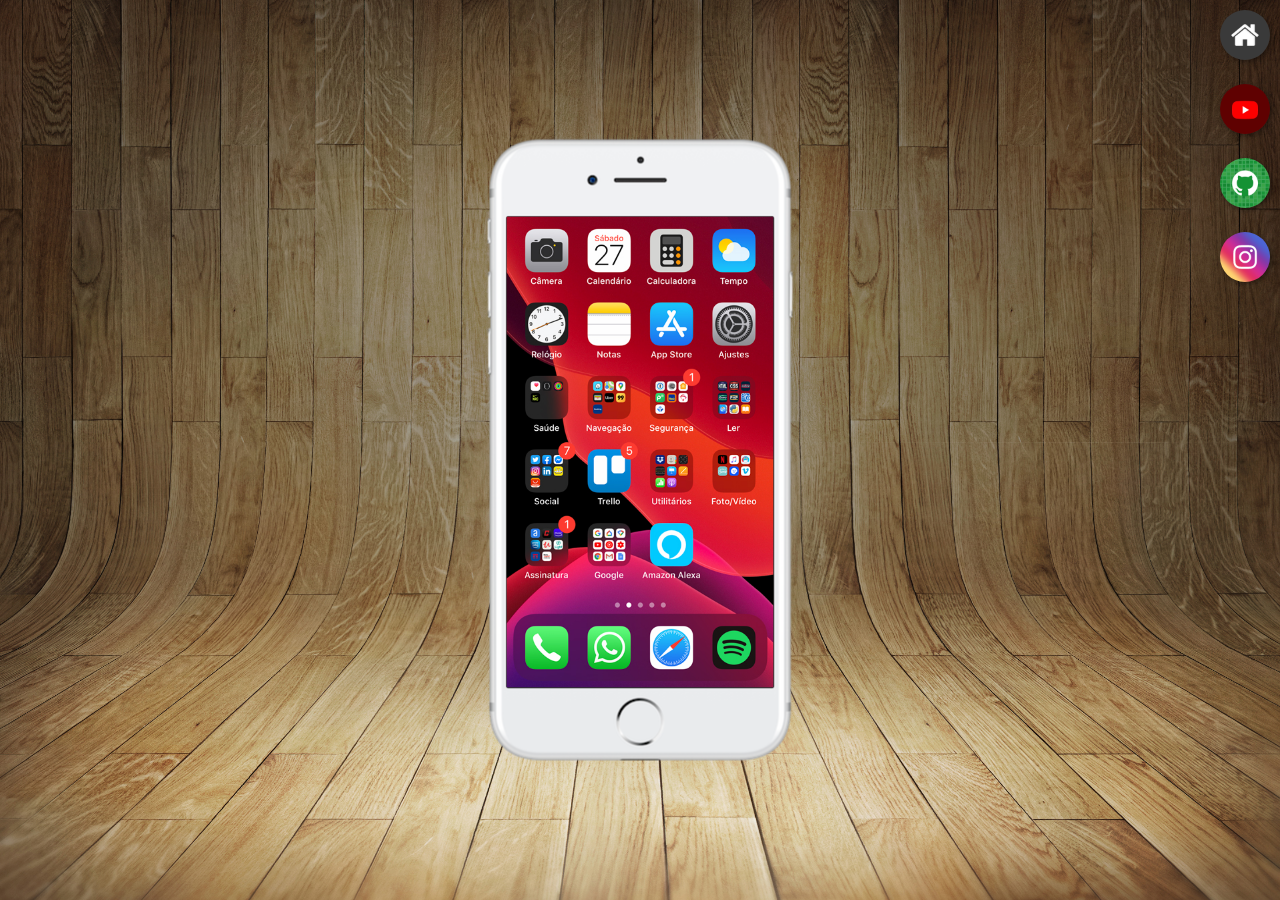
<file: index.html>
<!DOCTYPE html>
<html lang="pt-br">
<head>
    <meta charset="UTF-8">
    <meta http-equiv="X-UA-Compatible" content="IE=edge">
    <meta name="viewport" content="width=device-width, initial-scale=1.0">
    <link rel="shortcut icon" href="favicon.ico" type="image/x-icon">
    <link rel="stylesheet" href="styles/style.css">
    <title>Projeto Redes Sociais</title>
    
</head>
<body>
    <main>
        <section id="phone">
            <iframe src="home.html" name="screen" id="screen" frameborder="0"></iframe>
        </section>
        <section id="social-media">
            <a href="home.html" target="screen" id="home">
                <img src="images/logo-home.jpg" alt="Logo home" class="button">
            </a> <br>
            <a href="youtube.html" target="screen" id="youtube">
                <img src="images/logo-youtube.jpg" alt="Logo do YouTube" class="button">
            </a> <br>
            <a href="github.html" target="screen" id="github">
                <img src="images/logo-github.jpg" alt="Logo do GitHub" class="button">
            </a> <br>
            <a href="instagram.html" target="screen" id="instagram">
                <img src="images/logo-instagram.jpg" alt="Logo do Instagram" class="button">
            </a> <br>
        </section>
    </main>
</body>
</html>
</file>
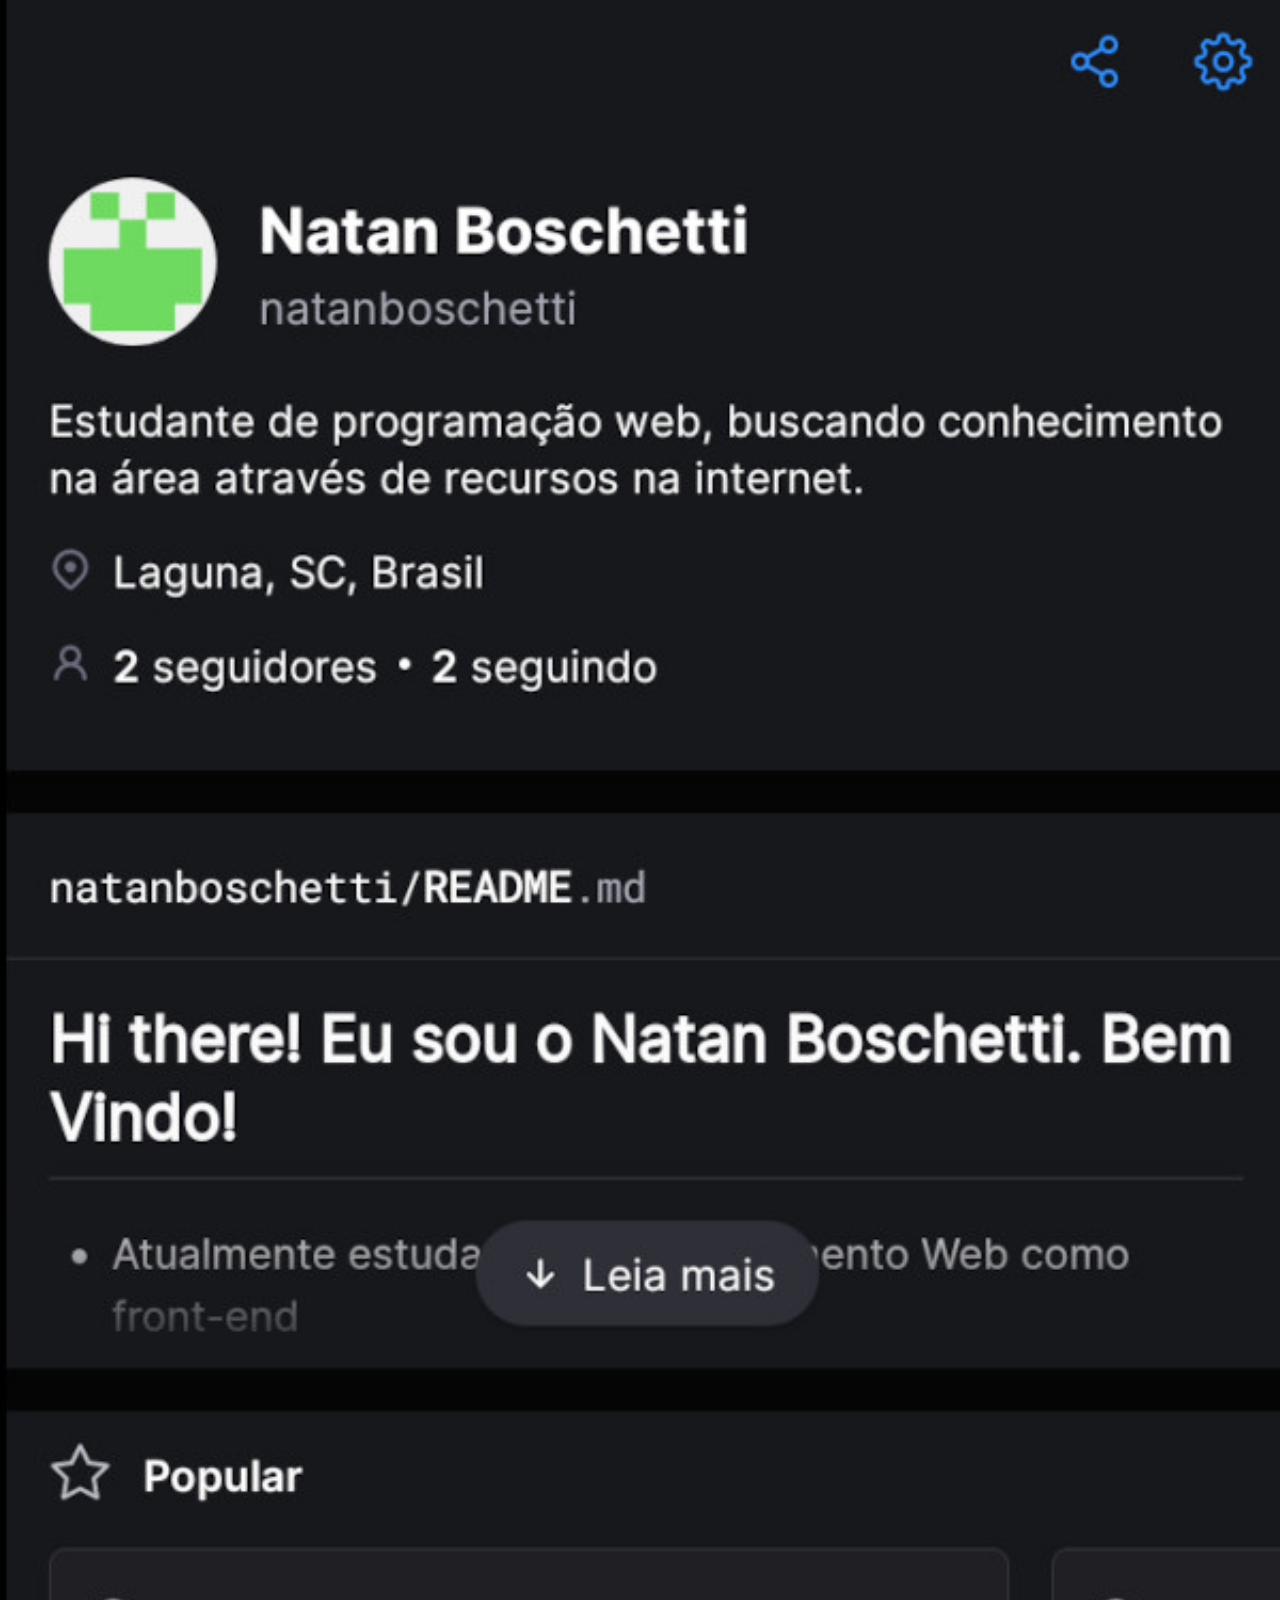
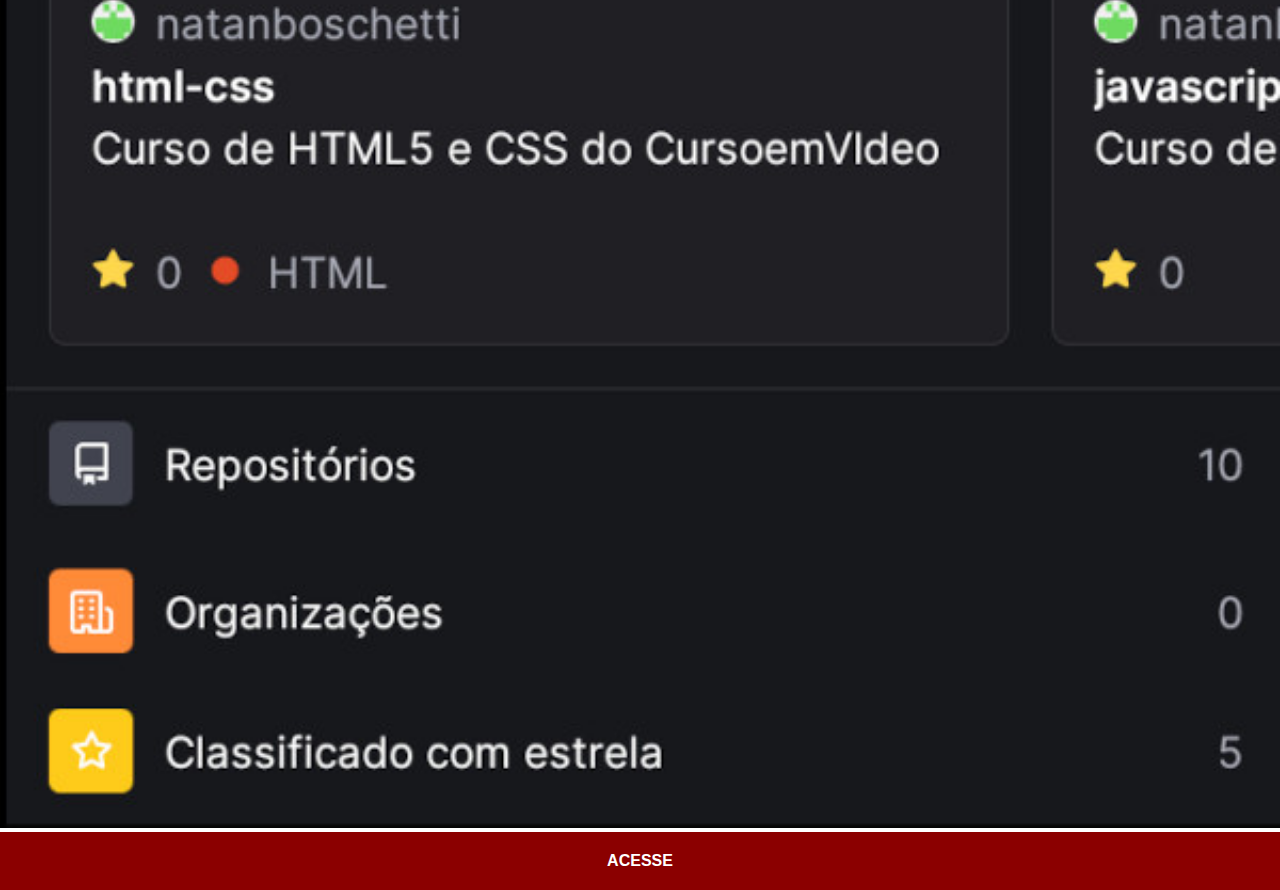
<file: github.html>
<!DOCTYPE html>
<html lang="pt-br">
<head>
    <meta charset="UTF-8">
    <meta http-equiv="X-UA-Compatible" content="IE=edge">
    <meta name="viewport" content="width=device-width, initial-scale=1.0">
    <link rel="stylesheet" href="styles/social.css">
    <title>GitHub</title>
</head>

<body>
    <img src="images/github-screen.jpg" alt="Página de Perfil do GitHub">
    <a href="https://github.com/natanboschetti" target="_blank">ACESSE</a>
</body>

</html>
</file>
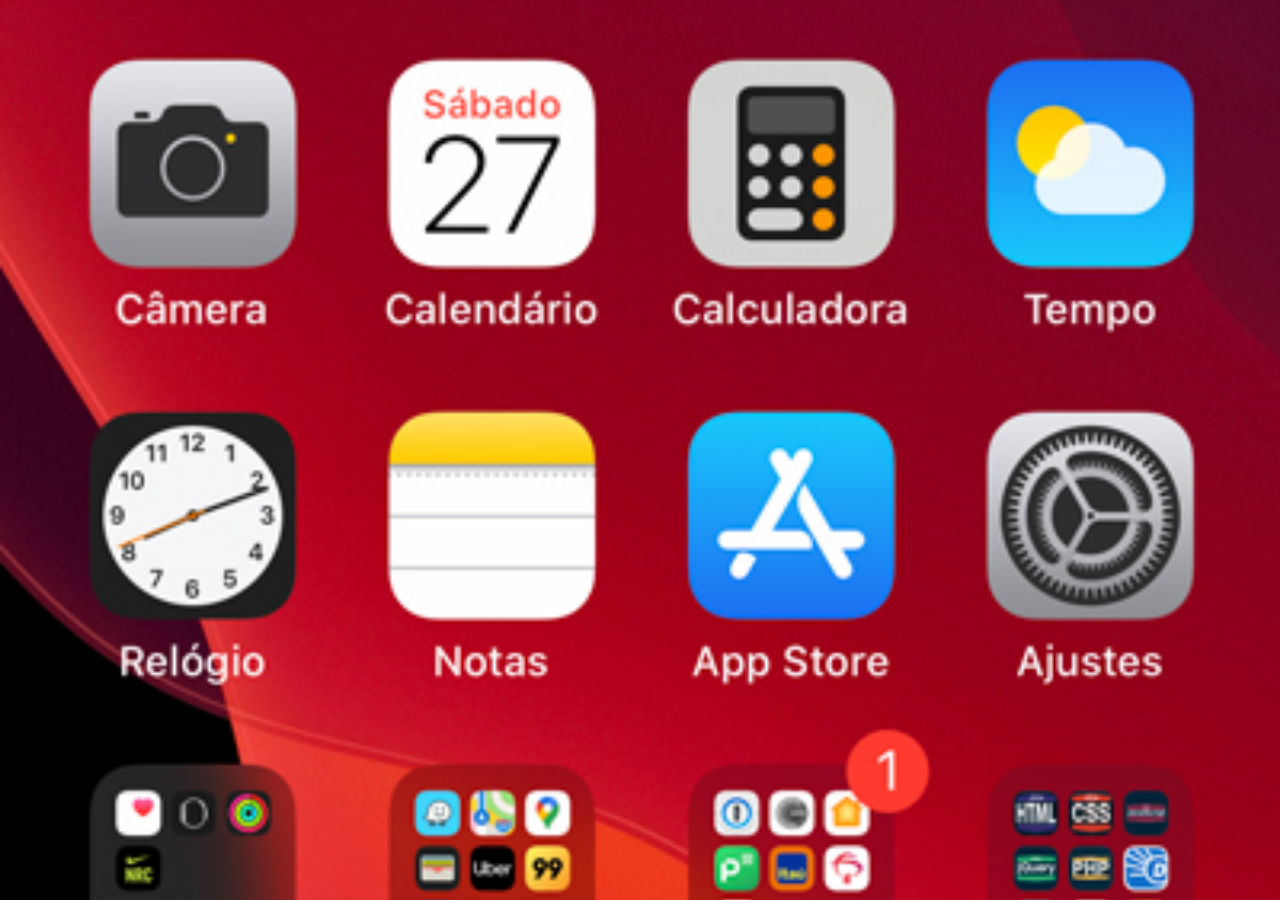
<file: home.html>
<!DOCTYPE html>
<html lang="pt-br">
<head>
    <meta charset="UTF-8">
    <meta http-equiv="X-UA-Compatible" content="IE=edge">
    <meta name="viewport" content="width=device-width, initial-scale=1.0">
    <title>Home</title>
    <style>
        * {
            margin: 0px;
            padding: 0px;
        }

        body {
            height: 100vh;
            width: 100vw;
            background: black url('images/tela-home.jpg') no-repeat top center;
            background-size: cover;
        }
    </style>
</head>
<body>
    
</body>
</html>
</file>
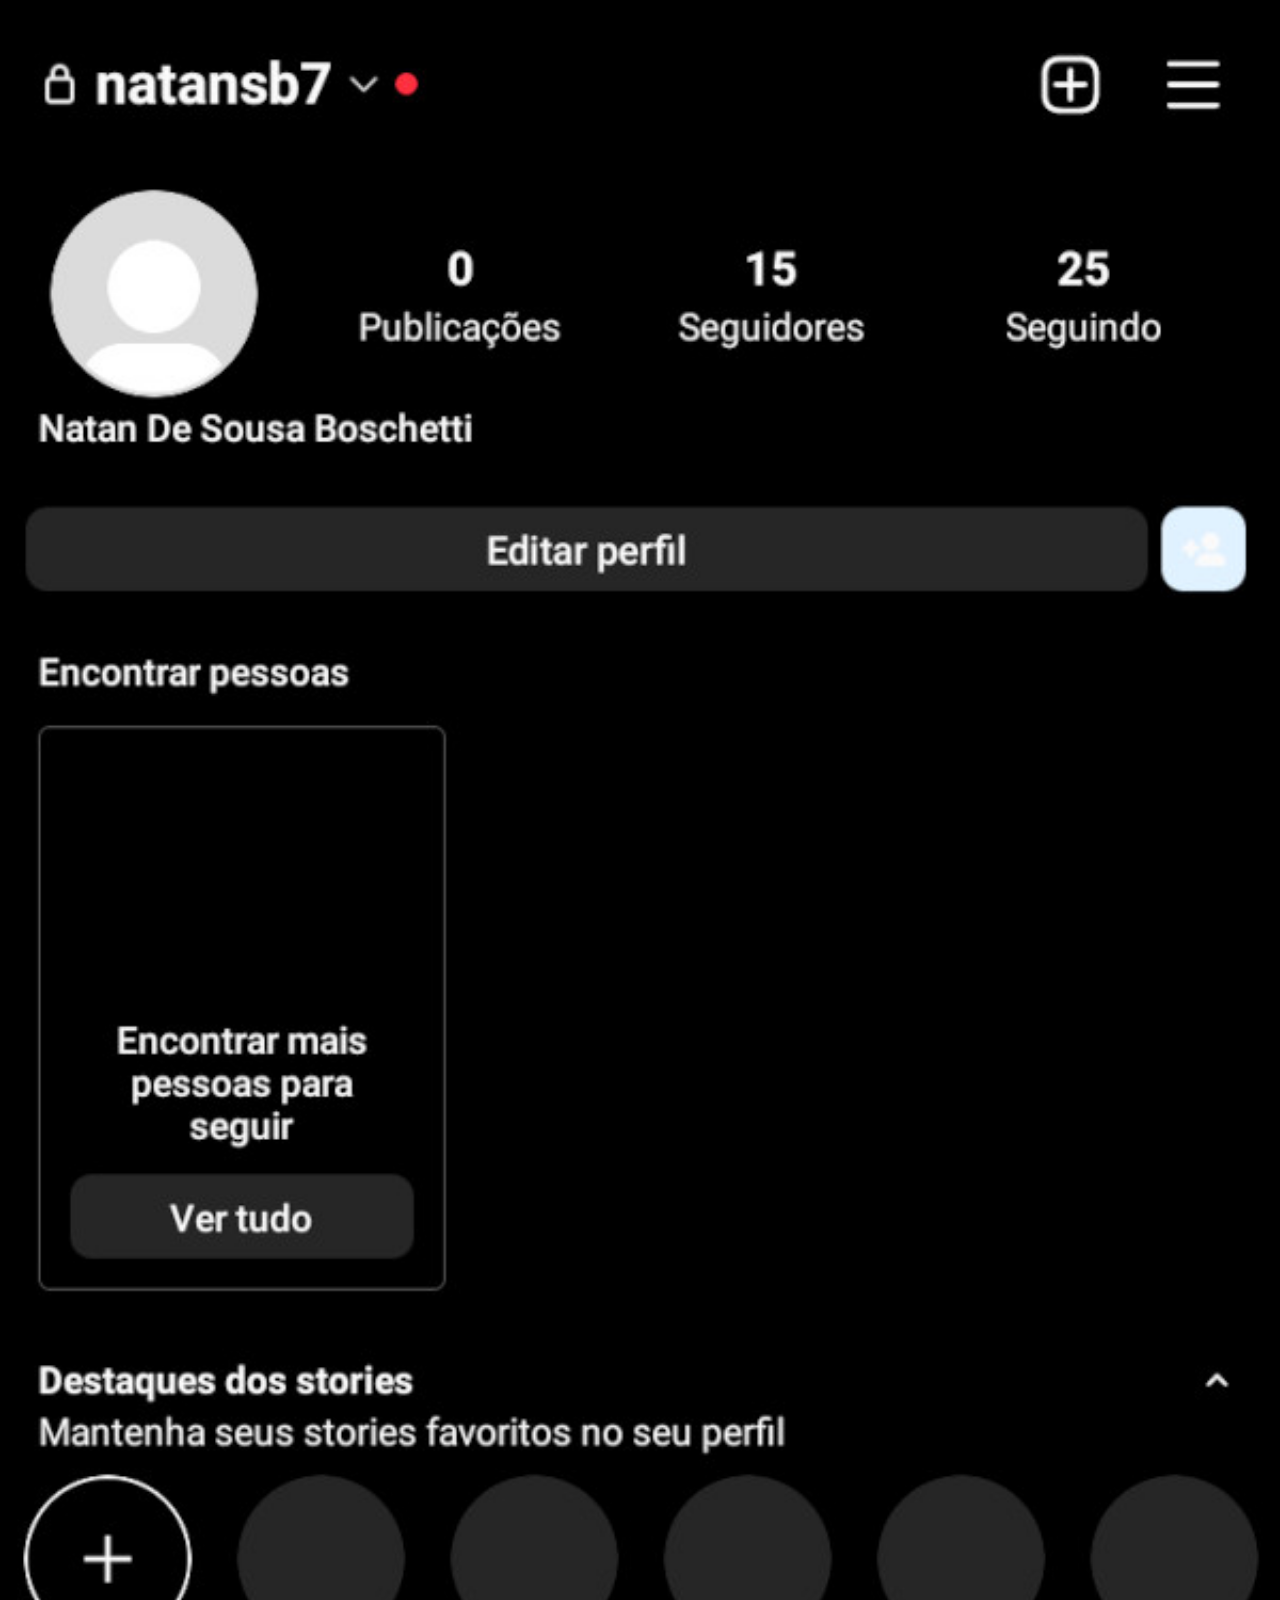
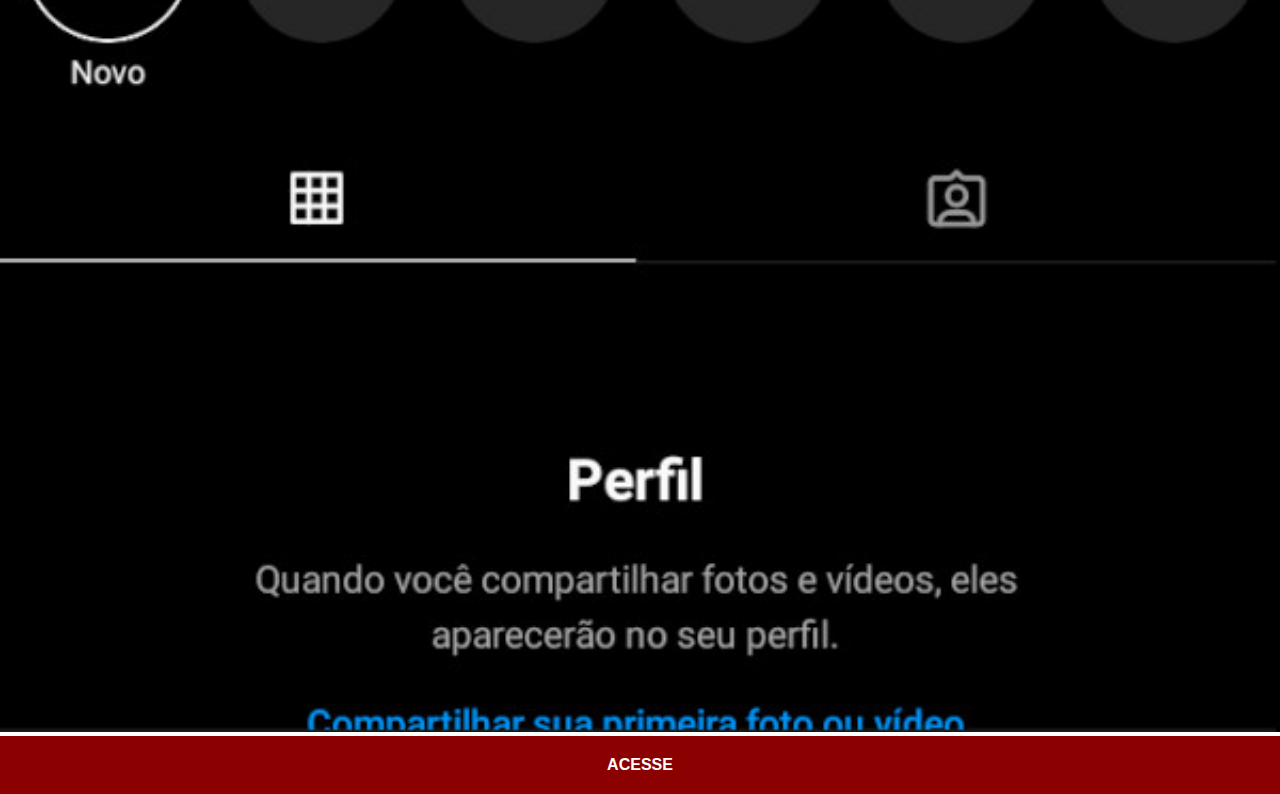
<file: instagram.html>
<!DOCTYPE html>
<html lang="pt-br">
<head>
    <meta charset="UTF-8">
    <meta http-equiv="X-UA-Compatible" content="IE=edge">
    <meta name="viewport" content="width=device-width, initial-scale=1.0">
    <link rel="stylesheet" href="styles/social.css">
    <title>Instagram</title>
</head>
<body>
    <img src="images/instagram-screen.jpg" alt="Página de perfil do Instagram">
    <a href="https://www.instagram.com/natansb7/" target="_blank">ACESSE</a>
</body>
</html>
</file>
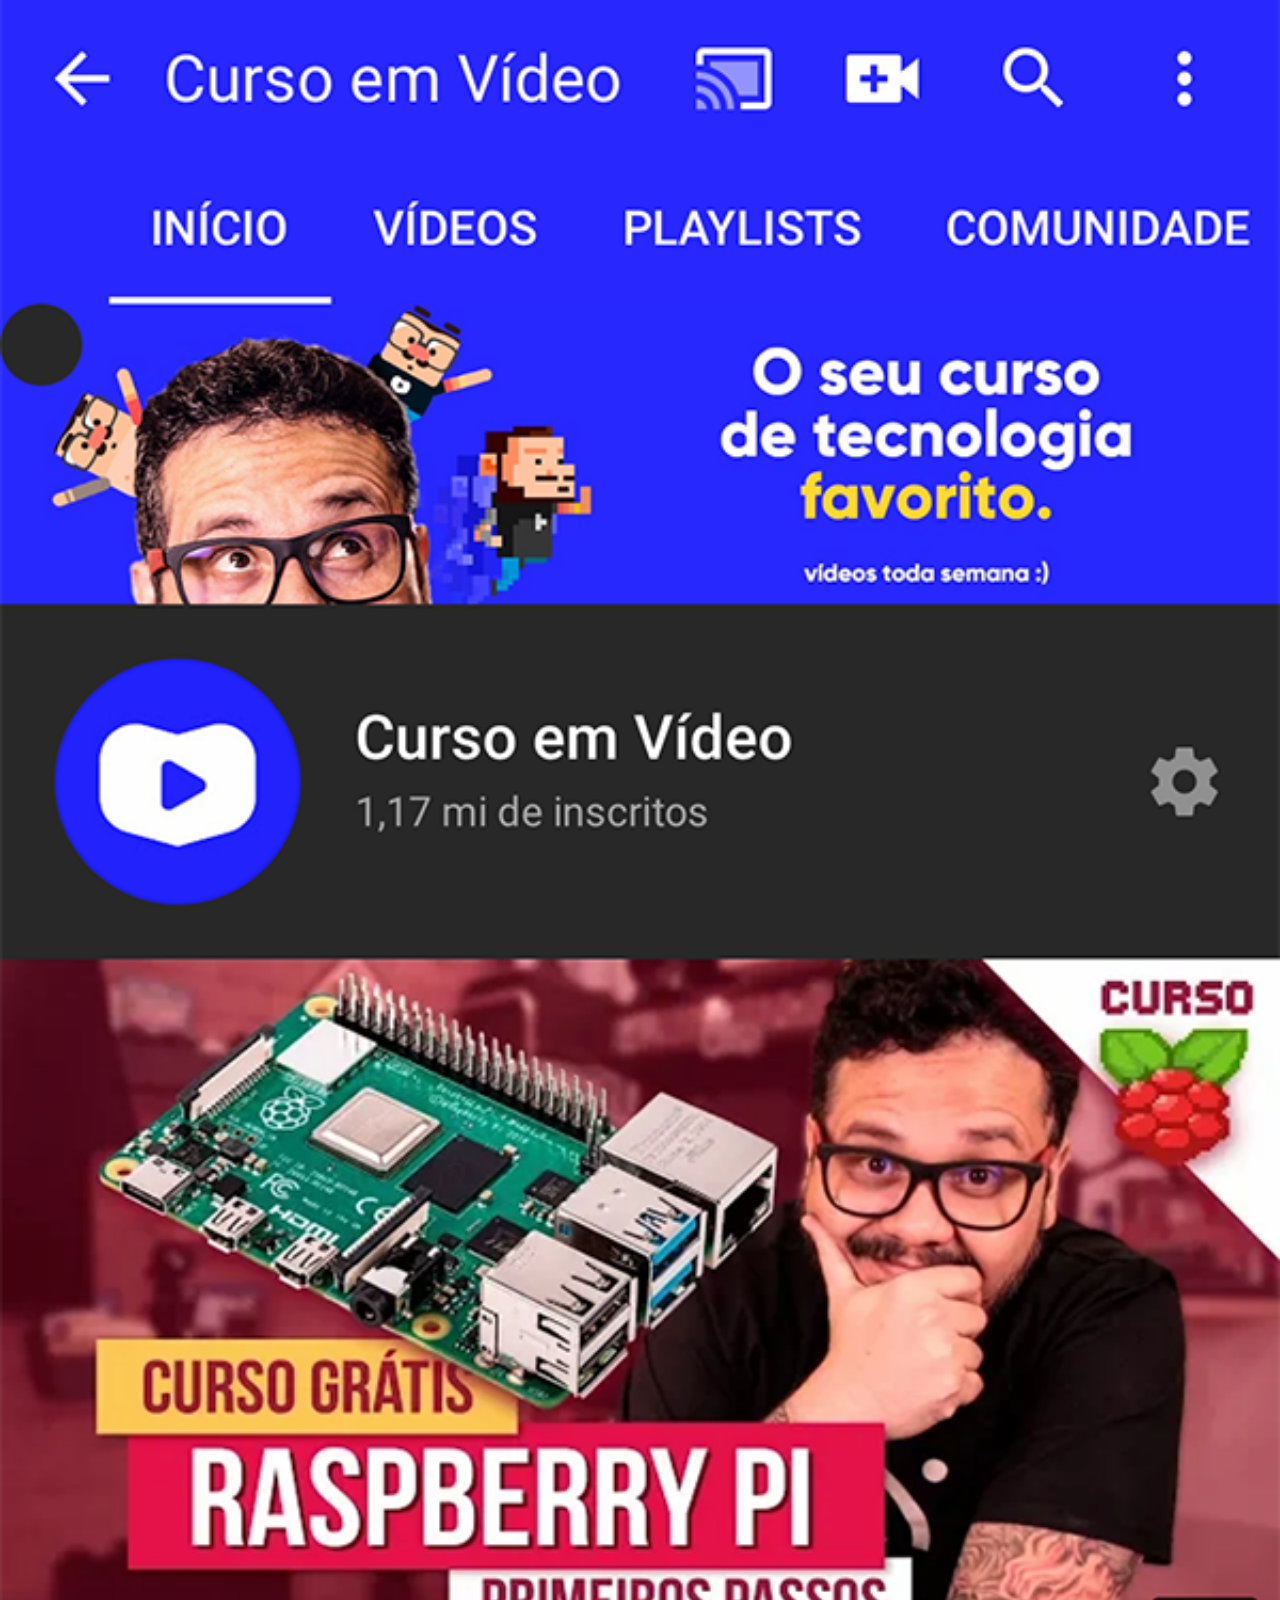
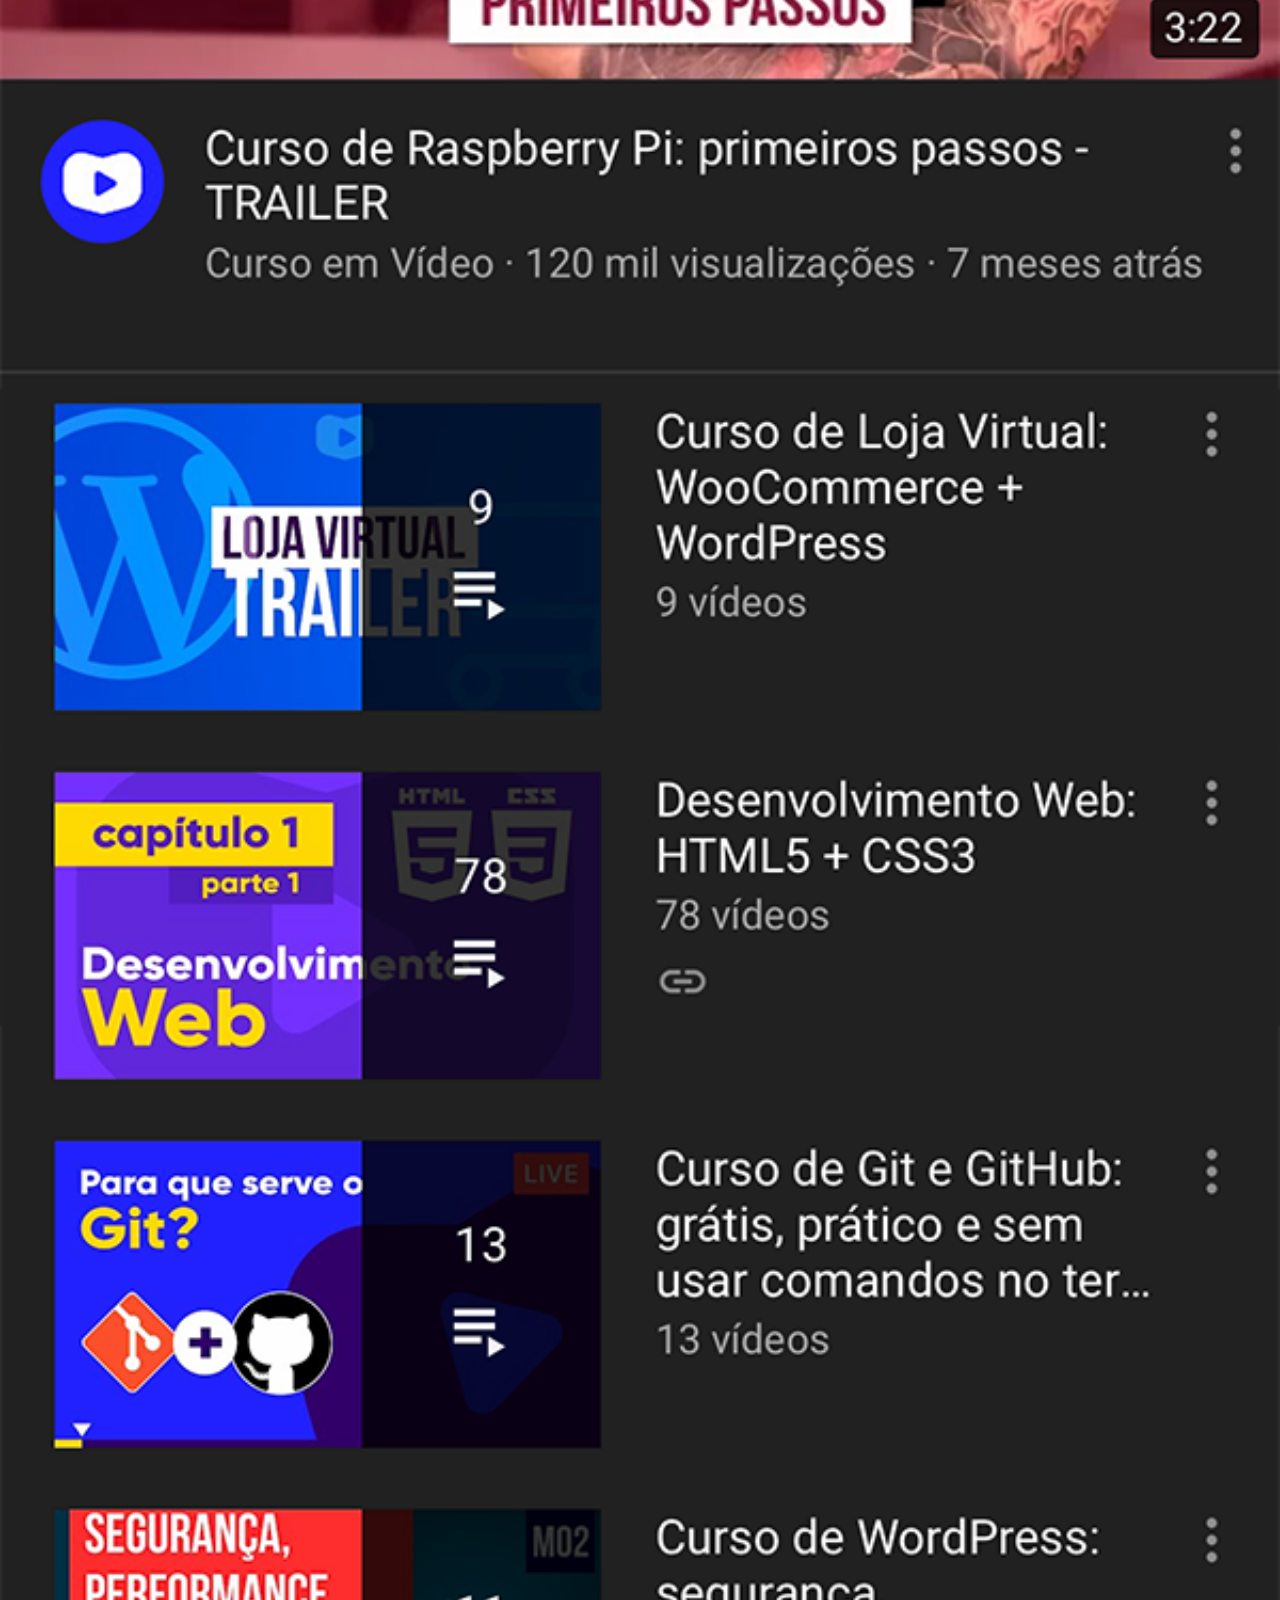
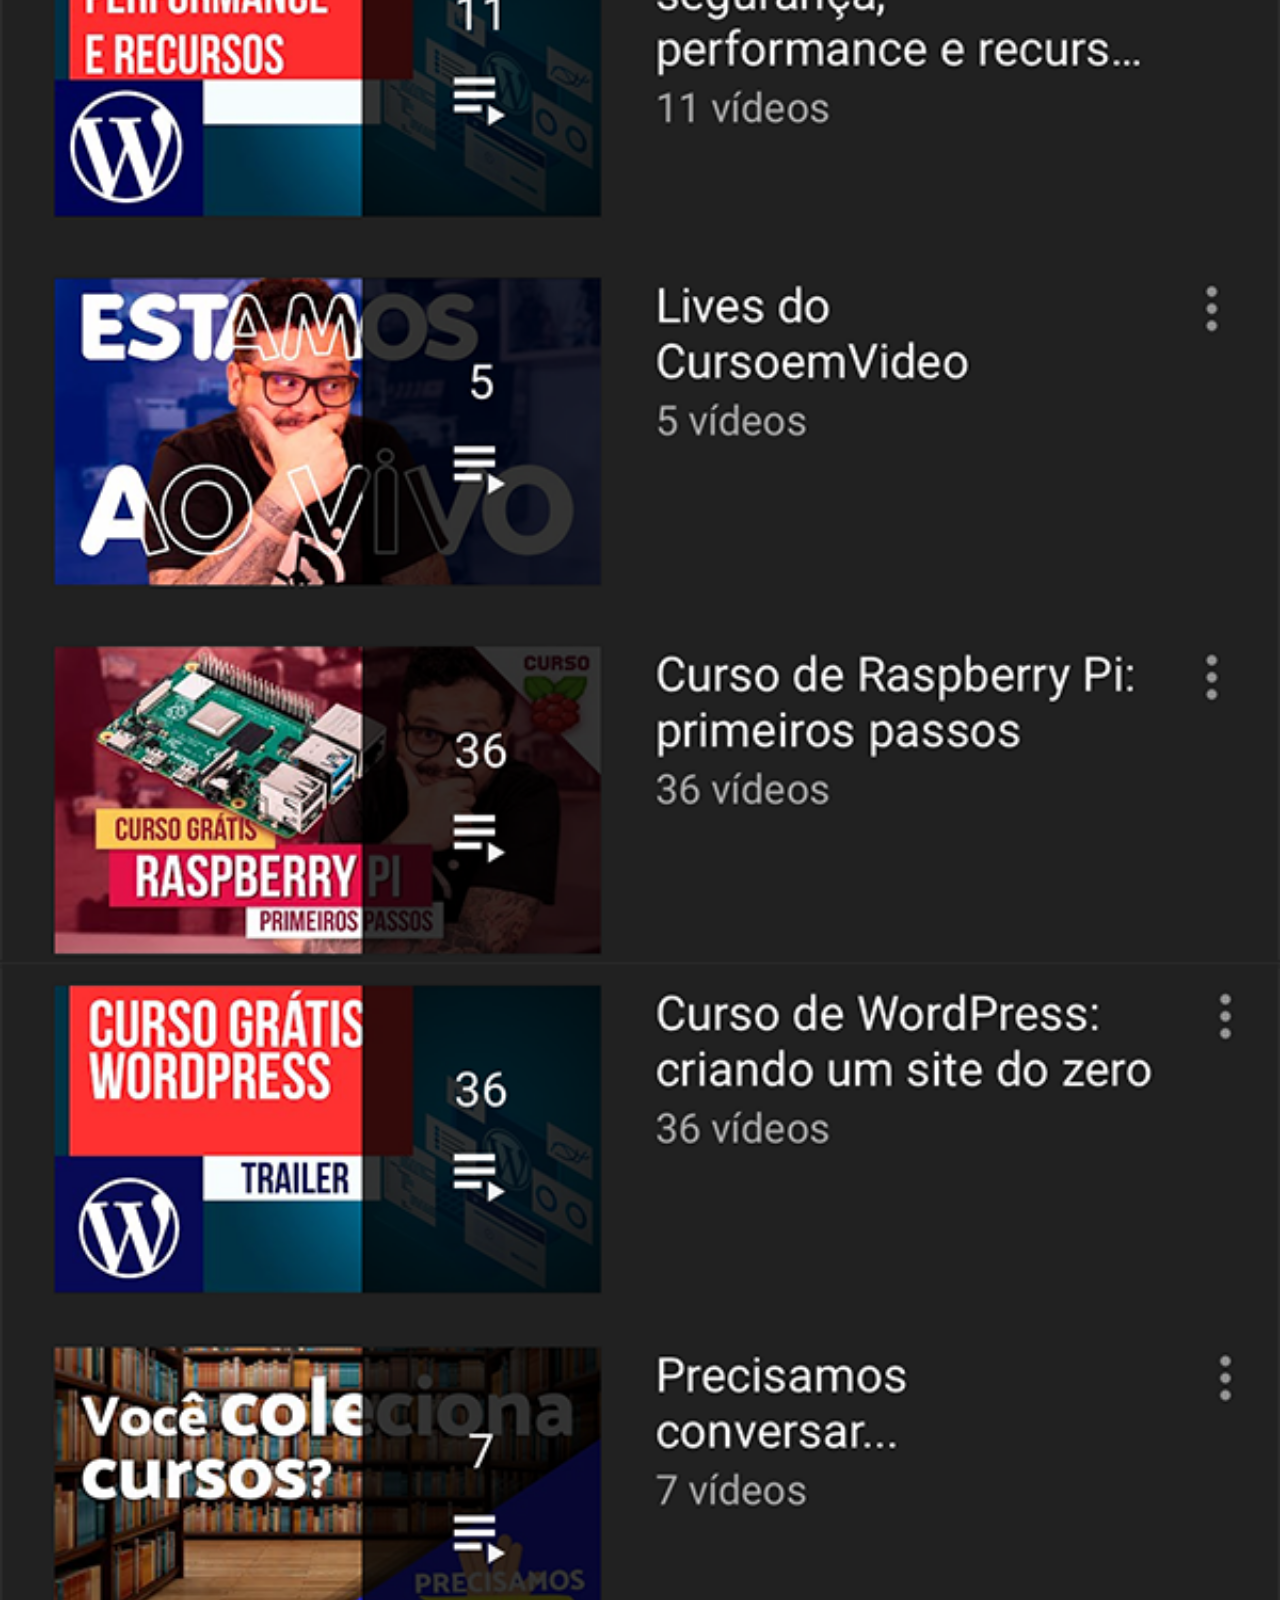
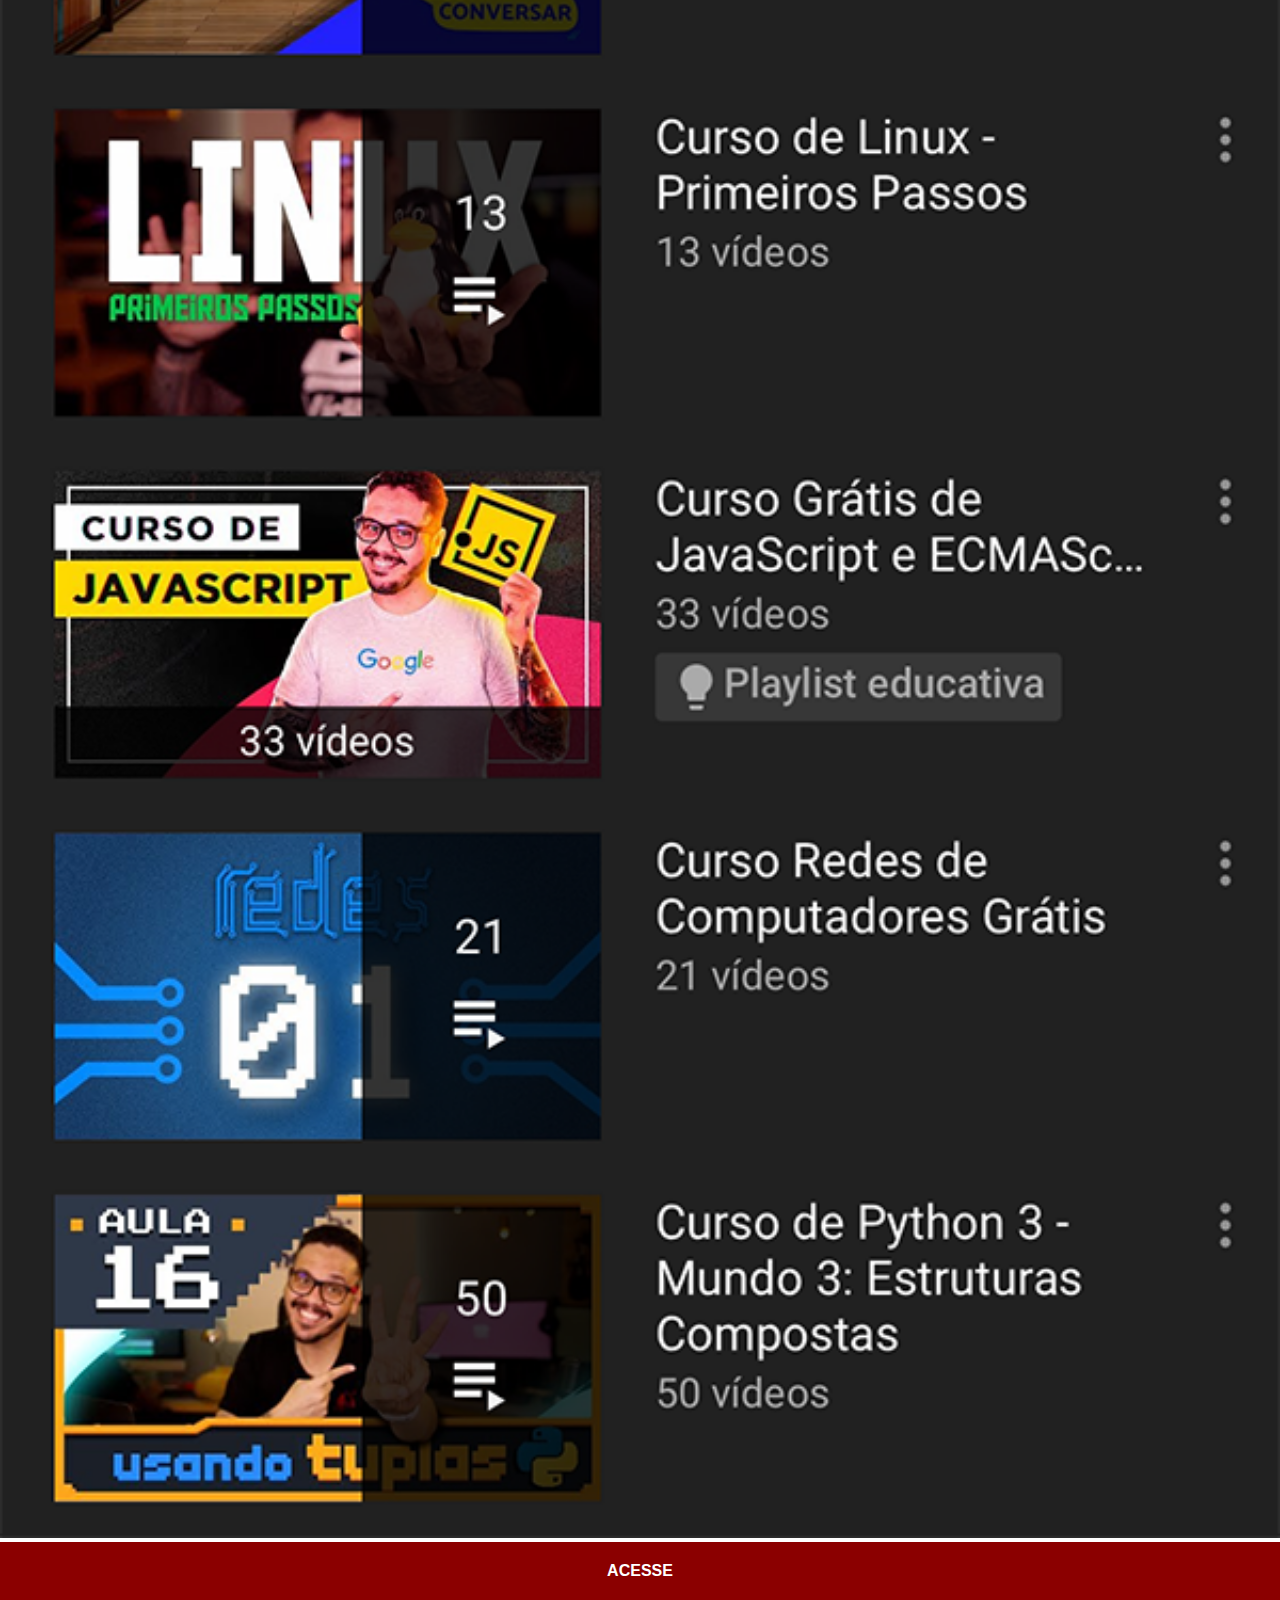
<file: youtube.html>
<!DOCTYPE html>
<html lang="pt-br">
<head>
    <meta charset="UTF-8">
    <meta http-equiv="X-UA-Compatible" content="IE=edge">
    <meta name="viewport" content="width=device-width, initial-scale=1.0">
    <link rel="stylesheet" href="styles/social.css">
    <title>YouTube</title>
</head>
<body>
    <img src="images/tela-youtube.png" alt="Página de canal do YouTube">
    <a href="https://www.youtube.com/cursoemvideo/playlists" target="_blank">ACESSE</a>
</body>
</html>
</file>
<file: styles/style.css>
@charset "UTF-8";

* {
    margin: 0;
    padding: 0;
    font-family: Arial, Helvetica, sans-serif;
}

html, body {
    height: 100vh;
    width: 100vw;
    background-color: black;
}

body {
    background: url('../images/fundo-madeira.jpg') no-repeat top center;
    background-size: cover;
    background-attachment: fixed;
}

main {
    height: 100vh;
    position: relative;
}

#phone {
    position: absolute;
    top: 50%;
    left: 50%;
    transform: translate(-50%, -50%);
    height: 627px;
    width: 311px;
    background: url('../images/frame-iphone.png')no-repeat;
}

#screen {
    position: relative;
    top: 80px;
    left: 22px;
    height: 471px;
    width: 267px;
}

#social-media {
    text-align: right;
}

#social-media img{
    width: 50px;
    margin: 10px;
    border-radius: 50%;
    box-shadow: 2px 2px 5px rgba(0, 0, 0, 0.400);
}

.button:hover {
    transform: translate(-3px, -2px);
    transition: transform 0.3s;
    box-shadow: 5px 5px 10px rgba(0, 0, 0, 0.400);
}
</file>
<file: styles/social.css>
@charset "UTF-8";

* {
    margin: 0;
    padding: 0;
    font-family: Arial, Helvetica, sans-serif;
}

::-webkit-scrollbar {
    height: 0px;
    width: 0px;
}

img {
    width: 100vw;
}

a {
    display: block;
    background-color: darkred;
    padding: 20px;
    text-align: center;
    color: white;
    font-weight: bold;
    text-decoration: none;
}

a:hover {
    background-color: red;
}
</file>
